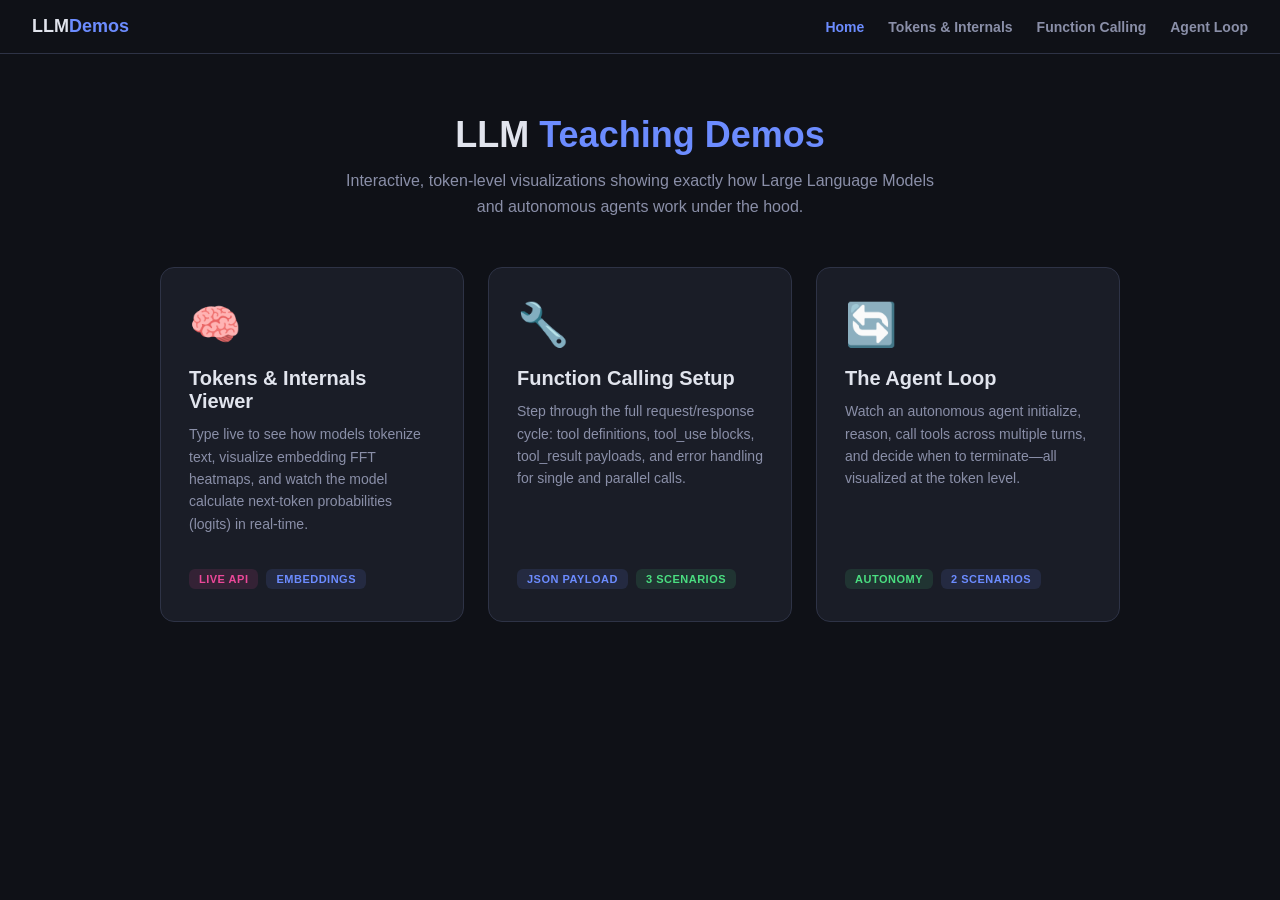
<file: llm-embeddings/static/index.html>
<!DOCTYPE html>
<html lang="en">
<head>
<meta charset="UTF-8">
<meta name="viewport" content="width=device-width, initial-scale=1.0">
<title>LLM Teaching Demos</title>
<link rel="stylesheet" href="style.css">
</head>
<body>

  <nav class="navbar">
    <a href="index.html" class="nav-brand">LLM<span>Demos</span></a>
    <div class="nav-links">
      <a href="index.html" class="active">Home</a>
      <a href="tokens.html">Tokens & Internals</a>
      <a href="function.html">Function Calling</a>
      <a href="agent.html">Agent Loop</a>
    </div>
  </nav>

  <main class="center-layout">
    <div class="hero">
      <h1>LLM <span>Teaching Demos</span></h1>
      <p>Interactive, token-level visualizations showing exactly how Large Language Models and autonomous agents work under the hood.</p>
    </div>

    <div class="cards">
      <a class="card" href="tokens.html">
        <div class="icon">🧠</div>
        <h2>Tokens & Internals Viewer</h2>
        <p>Type live to see how models tokenize text, visualize embedding FFT heatmaps, and watch the model calculate next-token probabilities (logits) in real-time.</p>
        <div class="tags">
          <span class="tag pink">Live API</span>
          <span class="tag blue">Embeddings</span>
        </div>
      </a>

      <a class="card" href="function.html">
        <div class="icon">🔧</div>
        <h2>Function Calling Setup</h2>
        <p>Step through the full request/response cycle: tool definitions, tool_use blocks, tool_result payloads, and error handling for single and parallel calls.</p>
        <div class="tags">
          <span class="tag blue">JSON Payload</span>
          <span class="tag green">3 Scenarios</span>
        </div>
      </a>

      <a class="card" href="agent.html">
        <div class="icon">🔄</div>
        <h2>The Agent Loop</h2>
        <p>Watch an autonomous agent initialize, reason, call tools across multiple turns, and decide when to terminate—all visualized at the token level.</p>
        <div class="tags">
          <span class="tag green">Autonomy</span>
          <span class="tag blue">2 Scenarios</span>
        </div>
      </a>
    </div>
  </main>

</body>
</html>
</file>
<file: llm-embeddings/static/style.css>
/* =========================================
   1. GLOBAL VARIABLES & BASE RESET
   ========================================= */
:root {
  --bg: #0f1117;
  --surface: #1a1d27;
  --surface2: #232734;
  --border: #2e3346;
  --text: #e1e4ed;
  --text-dim: #8a8fa8;
  --accent: #6c8cff;
  --accent-dim: #3d5abf;
  --green: #4ade80;
  --green-dim: #166534;
  --orange: #fb923c;
  --orange-dim: #7c3a12;
  --pink: #ec4899;
  --pink-dim: #831843;
  --yellow: #facc15;
  --red: #f87171;
  --cyan: #22d3ee;
  --mono: 'SF Mono', 'Cascadia Code', 'Fira Code', Consolas, monospace;
  --sans: 'Inter', -apple-system, BlinkMacSystemFont, 'Segoe UI', Roboto, sans-serif;
}

*, *::before, *::after {
  margin: 0;
  padding: 0;
  box-sizing: border-box;
}

body {
  background: var(--bg);
  color: var(--text);
  font-family: var(--sans);
  min-height: 100vh;
  display: flex;
  flex-direction: column;
}

/* =========================================
   2. NAVIGATION BAR
   ========================================= */
.navbar {
  display: flex;
  align-items: center;
  justify-content: space-between;
  padding: 16px 32px;
  background: var(--bg);
  border-bottom: 1px solid var(--border);
  position: sticky;
  top: 0;
  z-index: 100;
}

.nav-brand { font-size: 18px; font-weight: 800; color: var(--text); text-decoration: none; }
.nav-brand span { color: var(--accent); }

.nav-links { display: flex; gap: 24px; }
.nav-links a { color: var(--text-dim); text-decoration: none; font-size: 14px; font-weight: 600; transition: color 0.2s; }
.nav-links a:hover { color: var(--text); }
.nav-links a.active { color: var(--accent); }

@media (max-width: 600px) {
  .navbar { flex-direction: column; gap: 16px; padding: 16px; }
  .nav-links { flex-wrap: wrap; justify-content: center; }
}

/* =========================================
   3. SHARED COMPONENTS (LANDING/CARDS)
   ========================================= */
main.center-layout {
  flex: 1;
  display: flex;
  flex-direction: column;
  align-items: center;
  padding: 60px 20px;
}

.hero { text-align: center; margin-bottom: 48px; max-width: 600px; }
.hero h1 { font-size: 36px; font-weight: 800; margin-bottom: 12px; }
.hero h1 span { color: var(--accent); }
.hero p, .subtitle { color: var(--text-dim); font-size: 16px; line-height: 1.6; }

.cards {
  display: grid;
  grid-template-columns: repeat(auto-fit, minmax(300px, 1fr));
  gap: 24px;
  max-width: 960px;
  width: 100%;
}

.card {
  background: var(--surface);
  border: 1px solid var(--border);
  border-radius: 14px;
  padding: 32px 28px;
  text-decoration: none;
  color: var(--text);
  transition: all 0.2s ease;
  display: flex;
  flex-direction: column;
}

.card:hover {
  border-color: var(--accent);
  transform: translateY(-4px);
  box-shadow: 0 12px 40px rgba(0,0,0,0.4);
  background: var(--surface2);
}

.card .icon { font-size: 42px; margin-bottom: 18px; }
.card h2 { font-size: 20px; font-weight: 700; margin-bottom: 10px; }
.card p { color: var(--text-dim); font-size: 14px; line-height: 1.6; flex: 1; }

.tags { margin-top: 20px; display: flex; gap: 8px; flex-wrap: wrap; }
.tag { display: inline-block; padding: 4px 10px; border-radius: 6px; font-size: 11px; font-weight: 600; text-transform: uppercase; letter-spacing: 0.5px; margin-top: 14px; }
.tag.blue { background: rgba(108,140,255,.12); color: var(--accent); }
.tag.green { background: rgba(74,222,128,.12); color: var(--green); }
.tag.pink { background: rgba(236,72,153,.12); color: var(--pink); }


/* =========================================
   4. AGENT LOOP STYLES (agent.html)
   ========================================= */
header.app-header { padding: 20px 32px; border-bottom: 1px solid var(--border); display: flex; align-items: center; gap: 16px; flex-wrap: wrap; }
header.app-header h1 { font-size: 20px; font-weight: 700; }
header.app-header h1 span { color: var(--accent); } /* Default to accent */
header.app-header.green h1 span { color: var(--green); }
header.app-header p { color: var(--text-dim); font-size: 13px; }

.layout { display: flex; height: calc(100vh - 73px); flex: 1; }
.panel-left { width: 360px; min-width: 300px; border-right: 1px solid var(--border); display: flex; flex-direction: column; overflow-y: auto; }
.panel-right { flex: 1; display: flex; flex-direction: column; overflow: hidden; }

.section-title { font-size: 11px; font-weight: 700; text-transform: uppercase; letter-spacing: 1.2px; color: var(--text-dim); padding: 16px 20px 8px; }

.scenario-btn { display: block; width: calc(100% - 24px); margin: 4px 12px; padding: 12px 16px; background: var(--surface); border: 1px solid var(--border); border-radius: 8px; color: var(--text); font-size: 13px; cursor: pointer; text-align: left; transition: all .15s; }
.scenario-btn:hover { border-color: var(--accent-dim); background: var(--surface2); }
.scenario-btn.active { border-color: var(--accent); background: rgba(108,140,255,.08); }
.theme-green .scenario-btn.active { border-color: var(--green); background: rgba(74,222,128,.06); }
.scenario-btn .label { font-weight: 600; margin-bottom: 2px; }
.scenario-btn .desc { color: var(--text-dim); font-size: 11px; }

.loop-viz { padding: 16px 20px; border-top: 1px solid var(--border); }
.loop-viz-title { font-size: 11px; font-weight: 700; text-transform: uppercase; letter-spacing: 1px; color: var(--text-dim); margin-bottom: 10px; }
.loop-track { display: flex; flex-direction: column; gap: 4px; }
.loop-iter { display: flex; align-items: center; gap: 8px; padding: 6px 10px; border-radius: 6px; font-size: 11px; font-family: var(--mono); background: var(--surface); border: 1px solid var(--border); transition: all .25s; }
.loop-iter.active { border-color: var(--cyan); background: rgba(34,211,238,.06); }
.loop-iter.done { border-color: var(--green-dim); opacity: .7; }
.loop-iter .iter-label { color: var(--text-dim); min-width: 22px; }
.loop-iter .iter-action { color: var(--text); flex: 1; }
.loop-iter .iter-badge { padding: 2px 7px; border-radius: 4px; font-size: 9px; font-weight: 700; text-transform: uppercase; }

.badge-tool { background: rgba(251,146,60,.15); color: var(--orange); }
.badge-end { background: rgba(74,222,128,.15); color: var(--green); }
.badge-init { background: rgba(108,140,255,.15); color: var(--accent); }

.controls { padding: 16px 20px; border-top: 1px solid var(--border); margin-top: auto; }
.controls button { width: 100%; padding: 10px; border-radius: 8px; border: none; font-size: 14px; font-weight: 600; cursor: pointer; transition: all .15s; }
.btn-play { background: var(--accent); color: #fff; margin-bottom: 8px; }
.theme-green .btn-play { background: var(--green); color: #000; }
.btn-play:hover { opacity: 0.9; }
.btn-play:disabled { opacity: .4; cursor: default; }
.btn-step { background: var(--surface2); color: var(--text); border: 1px solid var(--border) !important; }
.btn-step:hover { border-color: var(--accent) !important; }
.theme-green .btn-step:hover { border-color: var(--green) !important; }
.btn-step:disabled { opacity: .4; cursor: default; }
.btn-reset { background: transparent; color: var(--text-dim); border: 1px solid var(--border) !important; margin-top: 8px; font-size: 12px; }
.speed-control { display: flex; align-items: center; gap: 8px; margin-bottom: 12px; color: var(--text-dim); font-size: 12px; }
.speed-control input { flex: 1; accent-color: var(--accent); }
.theme-green .speed-control input { accent-color: var(--green); }

.step-indicator { display: flex; padding: 12px 24px; gap: 6px; border-bottom: 1px solid var(--border); overflow-x: auto; flex-shrink: 0; flex-wrap: wrap; }
.step-pill { padding: 5px 12px; border-radius: 20px; font-size: 10px; font-weight: 600; white-space: nowrap; border: 1px solid var(--border); color: var(--text-dim); background: var(--surface); transition: all .3s; }
.step-pill.active { border-color: var(--cyan); color: var(--cyan); background: rgba(34,211,238,.08); }
.step-pill.done { border-color: var(--green-dim); color: var(--green); background: rgba(74,222,128,.06); }
.step-pill.separator { border: none; background: none; color: var(--orange); font-weight: 800; font-size: 12px; padding: 5px 4px; }

.messages-area { flex: 1; overflow-y: auto; padding: 20px 24px; display: flex; flex-direction: column; gap: 16px; }

.msg-block { border-radius: 10px; border: 1px solid var(--border); overflow: hidden; animation: fadeSlide .35s ease; }
@keyframes fadeSlide { from { opacity: 0; transform: translateY(12px); } to { opacity: 1; transform: translateY(0); } }

.msg-header { display: flex; align-items: center; gap: 8px; padding: 10px 16px; font-size: 12px; font-weight: 700; text-transform: uppercase; letter-spacing: .8px; }
.msg-header .arrow { font-size: 14px; }
.msg-header .tag { padding: 2px 8px; border-radius: 4px; font-size: 10px; }

.msg-block.init .msg-header { background: rgba(108,140,255,.08); color: var(--accent); }
.msg-block.init { border-color: rgba(108,140,255,.2); }
.msg-block.to-llm .msg-header { background: rgba(34,211,238,.08); color: var(--cyan); }
.msg-block.to-llm { border-color: rgba(34,211,238,.2); }
.msg-block.from-llm .msg-header { background: rgba(74,222,128,.08); color: var(--green); }
.msg-block.from-llm { border-color: rgba(74,222,128,.2); }
.msg-block.tool-exec .msg-header { background: rgba(251,146,60,.08); color: var(--orange); }
.msg-block.tool-exec { border-color: rgba(251,146,60,.2); }
.msg-block.final .msg-header { background: rgba(244,114,182,.08); color: var(--pink); }
.msg-block.final { border-color: rgba(244,114,182,.2); }

.json-block { margin: 0; padding: 14px 16px; font-family: var(--mono); font-size: 12px; line-height: 1.7; white-space: pre-wrap; word-break: break-word; background: var(--surface); color: var(--text-dim); overflow-x: auto; }
.json-block .key { color: var(--accent); }
.json-block .str { color: var(--green); }
.json-block .num { color: var(--orange); }
.json-block .bool { color: var(--pink); }
.json-block .null { color: var(--red); }
.json-block .comment { color: #555b73; font-style: italic; }
.json-block .highlight { background: rgba(250,204,21,.12); border-left: 2px solid var(--yellow); padding-left: 6px; margin-left: -8px; display: inline; }

.explanation { padding: 12px 16px; font-size: 12px; color: var(--text-dim); line-height: 1.6; border-top: 1px solid var(--border); background: rgba(255,255,255,.015); }
.explanation strong { color: var(--text); }
.explanation code { font-family: var(--mono); font-size: 11px; background: var(--surface2); padding: 1px 5px; border-radius: 3px; color: var(--cyan); }

.pseudocode { margin: 0; padding: 14px 16px; font-family: var(--mono); font-size: 12px; line-height: 1.8; background: var(--surface); color: var(--text-dim); white-space: pre-wrap; }
.pseudocode .kw { color: var(--pink); font-weight: 700; }
.pseudocode .fn { color: var(--accent); }
.pseudocode .cm { color: #555b73; font-style: italic; }
.pseudocode .hl { background: rgba(250,204,21,.1); display: inline; padding: 1px 3px; border-radius: 2px; }

.empty-state { flex: 1; display: flex; align-items: center; justify-content: center; color: var(--text-dim); font-size: 14px; text-align: center; padding: 40px; }
.empty-state .big { font-size: 40px; margin-bottom: 12px; }

@media (max-width: 800px) {
  .layout { flex-direction: column; height: auto; }
  .panel-left { width: 100%; border-right: none; border-bottom: 1px solid var(--border); max-height: 300px; }
  .panel-right { min-height: 60vh; }
}


/* =========================================
   5. TOKENS & INTERNALS STYLES (tokens.html)
   ========================================= */
.wrap { max-width: 960px; margin: 0 auto; padding: 24px 16px; flex: 1; }
.tokens-title { font-size: 22px; font-weight: 700; background: linear-gradient(135deg,var(--accent),var(--pink)); -webkit-background-clip: text; -webkit-text-fill-color: transparent; }
.tokens-sub { font-size: 10px; color: var(--text-dim); margin-top: 4px; }
.status { font-size: 10px; padding: 2px 8px; border-radius: 4px; font-weight: 600; display: inline-block; margin-top: 6px; }
.status.ok { background: rgba(16,185,129,0.12); color: #10b981; }
.status.off { background: rgba(239,68,68,0.12); color: #ef4444; }

.input-wrap { position: relative; margin: 16px 0; }
.editor-container { position: relative; min-height: 46px; }
.editor { width: 100%; min-height: 46px; padding: 12px 90px 12px 14px; background: transparent; border: 1px solid var(--border); border-radius: 8px; color: transparent; caret-color: var(--text); font-size: 15px; font-family: var(--mono); line-height: 1.4; outline: none; white-space: pre-wrap; word-wrap: break-word; position: relative; z-index: 2; }
.editor:focus { border-color: var(--accent); }
.editor:empty::before { content: attr(data-placeholder); color: var(--text-dim); pointer-events: none; }
.editor-colors { position: absolute; top: 0; left: 0; right: 0; bottom: 0; padding: 12px 90px 12px 14px; font-size: 15px; font-family: var(--mono); line-height: 1.4; white-space: pre-wrap; word-wrap: break-word; pointer-events: none; z-index: 1; border: 1px solid transparent; border-radius: 8px; }
.editor-colors span { border-radius: 2px; }

.spinner { position: absolute; right: 14px; top: 14px; width: 18px; height: 18px; border: 2px solid var(--border); border-top-color: var(--accent); border-radius: 50%; animation: spin .6s linear infinite; display: none; z-index: 3; }
.spinner.active { display: block; }
@keyframes spin { to { transform: rotate(360deg); } }
.ghost { position: absolute; right: 14px; top: 15px; font-size: 11px; color: var(--text-dim); font-family: var(--mono); pointer-events: none; z-index: 3; }

.panel { background: var(--surface); border-radius: 10px; padding: 14px; border: 1px solid var(--border); margin-bottom: 14px; opacity: 0; transform: translateY(8px); transition: opacity .3s, transform .3s; }
.panel.visible { opacity: 1; transform: translateY(0); }
.panel-title { font-size: 11px; color: var(--text-dim); font-weight: 600; text-transform: uppercase; letter-spacing: 1px; margin-bottom: 8px; }

.tokens { display: flex; flex-wrap: wrap; gap: 4px; }
.tok { padding: 4px 8px; border-radius: 5px; font-size: 13px; font-family: var(--mono); cursor: pointer; border: 2px solid transparent; transition: all .15s; }
.tok.sel { color: #fff !important; }
.tok-info { margin-top: 6px; font-size: 11px; color: var(--text-dim); font-family: var(--mono); }

.heatmap-stack { display: flex; flex-direction: column; gap: 18px; }
.heatmap-section { overflow-x: auto; }
.heatmap-label { font-size: 10px; color: var(--text-dim); font-weight: 600; text-transform: uppercase; letter-spacing: 0.5px; margin-bottom: 4px; }
.heatmap-table { border-collapse: separate; border-spacing: 1px; }
.heatmap-table .ht-tok-label { font-size: 9px; font-family: var(--mono); text-align: center; padding: 2px 3px; max-width: 50px; overflow: hidden; text-overflow: ellipsis; white-space: nowrap; cursor: pointer; vertical-align: bottom; height: 22px; }
.heatmap-table .ht-cell { width: 18px; min-width: 14px; height: 14px; border-radius: 2px; cursor: crosshair; transition: outline .1s; }
.heatmap-table .ht-cell:hover { outline: 1px solid var(--text); outline-offset: -1px; }
.ht-col-sel { outline: 2px solid var(--text); outline-offset: -1px; }

.legend { display: flex; align-items: center; gap: 6px; margin-top: 6px; }
.legend-bar { height: 8px; flex: 1; max-width: 180px; border-radius: 4px; }
.legend-label { font-size: 9px; color: var(--text-dim); font-family: var(--mono); }

.heatmap-tooltip { position: fixed; background: var(--surface); border: 1px solid var(--text-dim); border-radius: 6px; padding: 6px 10px; font-size: 11px; font-family: var(--mono); color: var(--text); pointer-events: none; z-index: 100; display: none; white-space: nowrap; }

.bar-row { display: flex; align-items: center; gap: 6px; margin-bottom: 3px; }
.bar-label { width: 80px; font-size: 11px; color: var(--text); text-align: right; font-family: var(--mono); overflow: hidden; text-overflow: ellipsis; white-space: nowrap; }
.bar-track { flex: 1; background: var(--bg); border-radius: 3px; height: 20px; overflow: hidden; }
.bar-fill { height: 100%; border-radius: 3px; transition: width .4s ease; }
.bar-val { width: 60px; font-size: 10px; color: var(--text-dim); font-family: var(--mono); }
.bar-extra { width: 55px; font-size: 9px; color: var(--text-dim); font-family: var(--mono); }

.tokens-footer { background: rgba(30,41,59,.22); border-radius: 8px; padding: 10px; border: 1px dashed var(--border); font-size: 10px; color: var(--text-dim); margin-bottom: 14px; opacity: 0; transition: opacity .3s; }
.tokens-footer.visible { opacity: 1; }
.tokens-footer strong { color: #64748b; }
.tokens-empty-state { text-align: center; padding: 60px 20px; color: var(--border); font-size: 14px; }
.tokens-empty-state .arrow { font-size: 28px; margin-bottom: 8px; }
</file>
